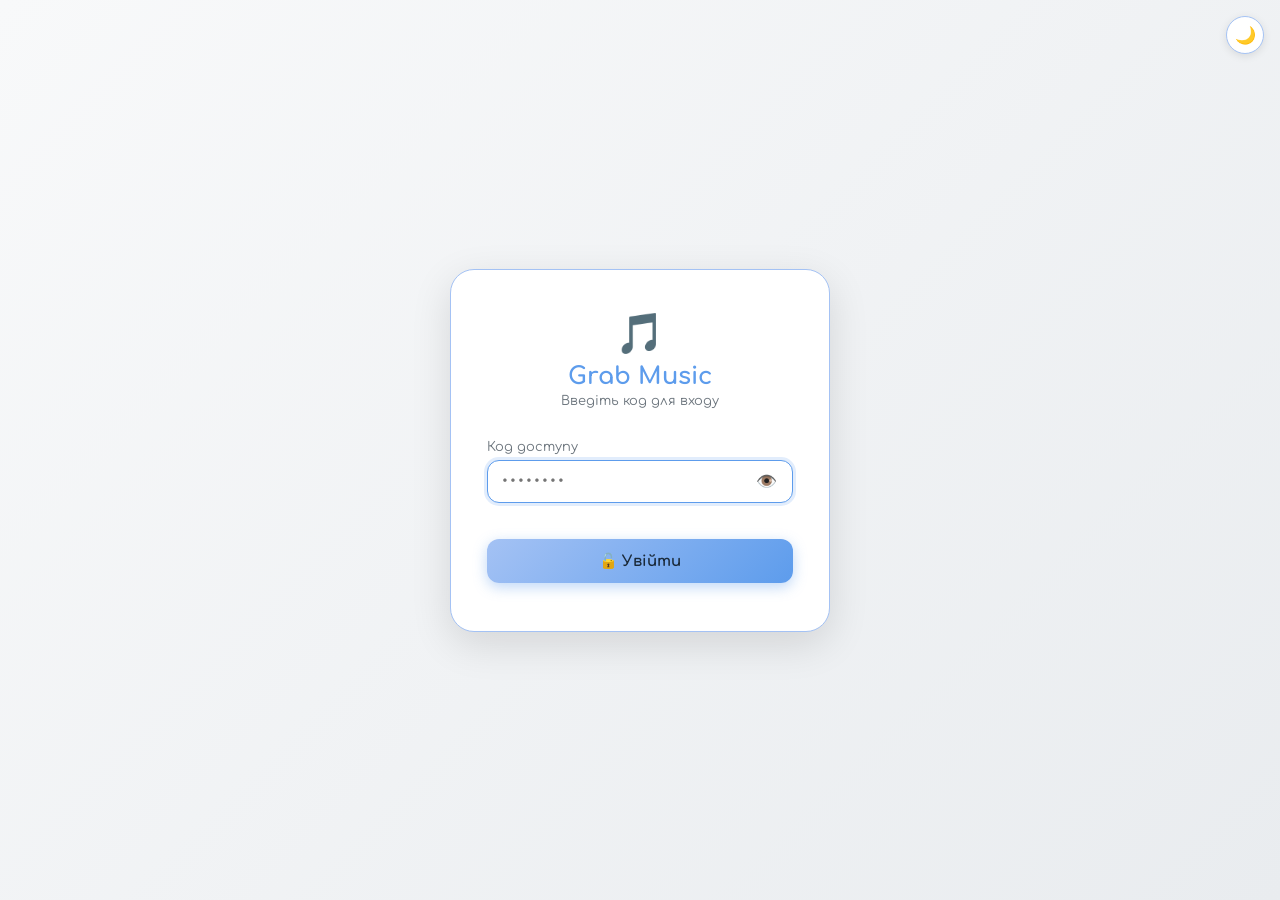
<file: index.html>
<!DOCTYPE html>
<html lang="uk">
<head>
    <meta charset="UTF-8">
    <meta name="viewport" content="width=device-width, initial-scale=1.0">
    <title>Grab music</title>
    <meta name="description" content="Безкоштовний плеєр, де можна завантажувати музику. Також є тексти пісень та можливість їх перекладу.">
    <link rel="icon" href="./favicon.png" type="image/png">
    <link rel="stylesheet" href="./visual.css">
</head>
<body>
    <button class="ultra-simple-back-btn" onclick="disableUltraSimpleMode()" title="Назад">←</button>

    <div class="top-controls">
        <div class="top-buttons">
            <a href="mailto:oleguhexa@proton.me?subject=Додати%20пісню" class="support-plus-btn" title="Підтримка">+</a>
            <a href="#" onclick="openPremiumModal(); return false;" class="support-plus-btn premium-btn" title="Premium">⭐</a>
            <button class="theme-toggle-btn" onclick="openSettings()" title="Налаштування">⚙️</button>
        </div>
        <div class="language-buttons">
            <div class="lang-buttons-row">
                <button onclick="switchLanguage('uk')" class="lang-btn active">УК</button>
                <button onclick="switchLanguage('en')" class="lang-btn">EN</button>
            </div>
        </div>
    </div>

    <div class="content">
        <h1>Grab music</h1>
        <p class="beta-badge">Бета тест</p>
        <p id="pageDescription">Візьми музику і текст</p>

        <button onclick="openModal()" class="tutorial-btn">📖 Відкрити Tutorial</button>
        <button onclick="openNews()" class="news-btn">📰 Новини <span class="news-badge" id="newsBadge">1</span></button>

        <div id="playlistsContainer" class="playlists-container"></div>

        <div class="search-section">
            <div class="search-row">
                <input type="text" id="searchInput" placeholder="Пошук пісень або тексту..." class="search-input" onkeyup="searchSongs()">
                <button class="random-btn" onclick="randomSong()" title="Випадкова пісня">🎲</button>
            </div>
            <div id="searchResults" class="search-results"></div>
        </div>

        <div class="player-section">
            <audio id="audioPlayer" playsinline webkit-playsinline preload="auto"></audio>
            <div class="custom-player">
                <div class="progress-container">
                    <span id="currentTime" class="time-label">0:00</span>
                    <input type="range" id="seekBar" class="seek-bar" value="0" max="100">
                    <span id="durationTime" class="time-label">0:00</span>
                </div>
                <div class="player-controls">
                    <button id="prevBtn" class="control-btn" title="Назад">⏮</button>
                    <button id="playPauseBtn" class="control-btn player-play-btn" title="Play/Pause"></button>
                    <button id="nextBtn" class="control-btn" title="Далі">⏭</button>
                    <button id="loopBtn" class="control-btn loop-control-btn" title="Повтор">🔁</button>
                    <button id="randomModeBtn" class="control-btn random-mode-btn" onclick="toggleRandomMode()" title="Рандомний режим" style="display:none;">🔀</button>

                    <button id="abLoopBtn" class="control-btn ab-loop-btn" onclick="toggleABLoop()" title="A→B Loop">A→B</button>
                </div>
            </div>
            <div id="nowPlaying" class="now-playing">▶ Програється:</div>
        </div>

        <div id="lyricsSection" class="lyrics-section">
            <h2 id="lyricsTitle">Текст пісні</h2>
            <pre id="lyricsContent" class="lyrics-content">Оберіть пісню, щоб побачити текст.</pre>
            <div class="translate-controls">
                <select id="translateLanguageSelect" class="translate-language-select">
                    <option value="en">🇬🇧 English</option>
                    <option value="uk">🇺🇦 Українська</option>
                    <option value="ru">🇷🇺 Русский</option>
                    <option value="pl">🇵🇱 Polski</option>
                    <option value="de">🇩🇪 Deutsch</option>
                    <option value="fr">🇫🇷 Français</option>
                    <option value="es">🇪🇸 Español</option>
                    <option value="it">🇮🇹 Italiano</option>
                    <option value="pt">🇵🇹 Português</option>
                    <option value="cs">🇨🇿 Čeština</option>
                    <option value="ja">🇯🇵 日本語</option>
                </select>
                <button id="translateButton" class="translate-btn" onclick="translateLyrics()">🌐 Перекласти</button>
            </div>
        </div>
    </div>

    <footer class="contact-footer">
        <h3 class="contact-title">📬 Зв'язатися з нами</h3>
        <div class="contact-links">
            <a href="https://t.me/ANDREW21812" target="_blank" class="contact-item contact-telegram">
                <span class="contact-icon">✈️</span> Telegram: <strong>@ANDREW21812</strong>
            </a>
            <a href="tel:+380953898152" class="contact-item contact-phone">
                <span class="contact-icon">📞</span> Телефон: <strong>+380 095 389 8152</strong>
            </a>
        </div>
        <div class="copyright-block">
            © 2025–2026 <strong>Grab Music</strong>. Усі права захищені. Несанкціоноване копіювання та розповсюдження заборонено.
        </div>
    </footer>

    <div id="news-modal" class="modal">
        <div class="modal-content">
            <span class="close" onclick="closeNews()">&times;</span>
            <h2>📰 Новини</h2>
            <div id="newsList" class="news-list"></div>
        </div>
    </div>

    <div id="tutorial-modal" class="modal">
        <div class="modal-content">
            <span class="close" onclick="closeModal()">&times;</span>
            <h2>🎵 Туторіал</h2>
            <p style="font-size:14px;color:var(--text-muted);">Просто пишіть будь-які букви у пошуку, і сайт все знайде!</p>
            <p style="font-size:13px;color:var(--text-muted);">Спробуй <strong>#ALL#</strong> щоб побачити всі пісні 🎵</p>
            <button onclick="startTour()" style="
                background:linear-gradient(135deg,#a4c2f4,#5d9cec);
                color:#1a2a3a;border:none;padding:12px 24px;
                border-radius:30px;font-weight:bold;font-size:14px;
                cursor:pointer;margin-top:12px;font-family:'Comfortaa',cursive;
                box-shadow:0 4px 14px rgba(93,156,236,0.4);
            ">🗺️ Дайте нормальний туторіал!</button>
        </div>
    </div>

    <div id="database-warning-modal" class="modal">
        <div class="modal-content">
            <span class="close" onclick="closeDatabaseWarning()">&times;</span>
            <h2>⚠️ Увага</h2>
            <p style="font-size:14px;color:var(--text-muted);line-height:1.6;">
                Тексти пісень можуть бути неідеальними або відсутніми.
                Можливі помилки в базі даних та написаннях.
                Якщо щось не так — напишіть нам, і ми виправимо.
            </p>
            <button onclick="closeDatabaseWarning()" style="
                background:linear-gradient(135deg,#f6b93b,#e55039);
                color:#1a2a3a;border:none;padding:12px 24px;
                border-radius:30px;font-weight:bold;font-size:14px;
                cursor:pointer;margin-top:12px;font-family:'Comfortaa',cursive;
                box-shadow:0 4px 14px rgba(230,80,57,0.35);
            ">Я зрозумів</button>
        </div>
    </div>

    <div id="create-playlist-modal" class="modal" data-mode="create" data-edit-id="">
        <div class="modal-content">
            <span class="close" onclick="closeCreatePlaylistModal()">&times;</span>
            <h2 id="createPlaylistModalTitle">➕ Новий плейлист</h2>
            <div style="display:flex;flex-direction:column;gap:14px;margin:20px 0;text-align:left;">
                <label style="font-size:13px;color:var(--text-muted);">
                    Назва <span style="color:#e55039;">*</span>
                    <input type="text" id="playlistNameInput" maxlength="40" placeholder="Наприклад: Дорожній настрій"
                        style="width:100%;margin-top:6px;padding:10px 12px;border-radius:8px;border:1px solid var(--border-light);background:var(--card-bg);color:var(--text-primary);font-size:14px;box-sizing:border-box;">
                </label>
                <label style="font-size:13px;color:var(--text-muted);">
                    Опис (необов'язково)
                    <input type="text" id="playlistDescInput" maxlength="80" placeholder="Короткий опис плейлиста"
                        style="width:100%;margin-top:6px;padding:10px 12px;border-radius:8px;border:1px solid var(--border-light);background:var(--card-bg);color:var(--text-primary);font-size:14px;box-sizing:border-box;">
                </label>
                <label style="font-size:13px;color:var(--text-muted);">
                    Іконка / емодзі (необов'язково)
                    <input type="text" id="playlistIconInput" maxlength="4" placeholder="🎵"
                        style="width:100%;margin-top:6px;padding:10px 12px;border-radius:8px;border:1px solid var(--border-light);background:var(--card-bg);color:var(--text-primary);font-size:14px;box-sizing:border-box;">
                </label>
                <p id="playlistFormError" style="color:#e55039;font-size:13px;margin:0;min-height:16px;"></p>
            </div>
            <button id="createPlaylistSubmitBtn" onclick="submitPlaylistForm()" style="
                width:100%;
                background:linear-gradient(135deg,#a4c2f4,#5d9cec);
                color:#1a2a3a;border:none;padding:13px;border-radius:12px;
                font-size:15px;font-weight:bold;cursor:pointer;
                font-family:'Comfortaa',cursive;
                box-shadow:0 4px 14px rgba(93,156,236,0.4);
            ">Створити</button>
        </div>
    </div>

    <div id="premium-modal" class="modal">
        <div class="modal-content">
            <span class="close" onclick="closePremiumModal()">&times;</span>
            <h2>⭐ Premium</h2>
            <p>У нас все безкоштовно 🎉<br>Преміум не потрібен!</p>
        </div>
    </div>


    <div id="settings-modal" class="modal">
        <div class="modal-content">
            <span class="close" onclick="closeSettings()">&times;</span>
            <h2>⚙️ Налаштування</h2>
            <div style="display:flex;flex-direction:column;gap:14px;margin:20px 0;text-align:left;">
                <label><input type="checkbox" id="darkThemeToggle" onchange="toggleTheme(this.checked)"> 🌙 Темна тема</label>
                <label><input type="checkbox" id="simpleModeToggle" onchange="toggleSimpleMode(this.checked)"> 🔠 Великий інтерфейс</label>
                <label><input type="checkbox" id="ultraSimpleModeToggle" onchange="toggleUltraSimpleMode(this.checked)"> ⚡ Мінімальний режим</label>
                <div>
                    <div style="display:flex;justify-content:space-between;margin-bottom:4px;">
                        <span style="font-size:13px;color:var(--text-muted);">⏩ Швидкість відтворення</span>
                        <strong id="speedLabel" style="font-size:13px;">1×</strong>
                    </div>
                    <input type="range" id="speedSlider" min="0.25" max="2" value="1" step="0.25"
                        style="width:100%;accent-color:var(--accent-color);cursor:pointer;">
                    <div style="display:flex;justify-content:space-between;font-size:11px;color:var(--text-muted);margin-top:2px;">
                        <span>0.25×</span><span>0.5×</span><span>0.75×</span><span>1×</span><span>1.25×</span><span>1.5×</span><span>1.75×</span><span>2×</span>
                    </div>
                </div>
            </div>
            <div class="thank-you-inf">
                <h6>Дякуємо всім, хто надавав нам музику, LRC та тексти. Ваша підтримка допомагає покращувати сайт.<br>
                Джерела: Тексти — Genius; Музика — YouTube Music; LRC — Lyricsify, LRCLIB.</h6>
            </div>
            <button onclick="openDonate()" style="
                width:100%;margin-top:14px;
                background:linear-gradient(135deg,#27ae60,#1e8449);
                color:#fff;border:none;padding:13px;border-radius:12px;
                font-size:15px;font-weight:bold;cursor:pointer;
                font-family:'Comfortaa',cursive;
                box-shadow:0 4px 14px rgba(39,174,96,0.4);
                transition:filter 0.2s;
            " onmouseover="this.style.filter='brightness(1.1)'" onmouseout="this.style.filter=''">
                💵 Підтримати донатом
            </button>
            <hr style="margin:18px 0;border:none;border-top:1px solid var(--border-light);">
            <label style="display:flex;align-items:center;gap:10px;cursor:pointer;padding:4px 0;">
                <input type="checkbox" id="devModeToggle" onchange="toggleDevMode(this.checked)">
                <span style="font-size:13px;">🛠️ Режим розробника</span>
            </label>
        </div>
    </div>

    <!-- Set 0 to disable the startup warning, 1 to enable it -->
    <input type="hidden" id="databaseWarningFlag" value="0">
    <script src="./java.js"></script>
</body>
</html>
</file>
<file: visual.css>
@import url('https://fonts.googleapis.com/css2?family=Caveat:wght@400;700&family=Comfortaa:wght@300;400;700&display=swap');

/* ========== КНОПКИ НАЛАШТУВАНЬ ========== */
.settings-action-btn {
    padding: 6px 12px;
    background: linear-gradient(135deg, #5d9cec, #3498db);
    color: #fff;
    border: none;
    border-radius: 6px;
    cursor: pointer;
    font-size: 13px;
    font-family: 'Comfortaa', cursive;
    transition: filter 0.2s, transform 0.1s;
}

.settings-action-btn:hover {
    filter: brightness(1.1);
    transform: translateY(-1px);
}

.settings-action-btn:active {
    transform: translateY(0);
}

body.dark-theme .settings-action-btn {
    background: linear-gradient(135deg, #4a7aa0, #2a6d9e);
}

/* ========== МІНІ-ПЛЕЄР SPOTIFY-STYLE ========== */
#mini-player-window {
    position: fixed;
    bottom: 20px;
    right: 20px;
    z-index: 9999;
    animation: slideIn 0.3s ease-out;
}

@keyframes slideIn {
    from {
        transform: translateX(400px) translateY(100px);
        opacity: 0;
    }
    to {
        transform: translateX(0) translateY(0);
        opacity: 1;
    }
}

.mini-player-content {
    width: 280px;
    background: linear-gradient(135deg, var(--card-bg) 0%, rgba(255, 255, 255, 0.95) 100%);
    border: 2px solid var(--card-border);
    border-radius: 16px;
    overflow: hidden;
    box-shadow: 0 10px 40px rgba(0, 0, 0, 0.2);
    display: flex;
    flex-direction: column;
    gap: 12px;
    padding: 12px;
    font-family: 'Comfortaa', cursive;
}

body.dark-theme .mini-player-content {
    background: linear-gradient(135deg, #2a3e4e 0%, #1e2f3e 100%);
    border-color: #7aafd4;
    box-shadow: 0 10px 40px rgba(0, 0, 0, 0.5);
}

.mini-player-cover {
    width: 100%;
    height: auto;
    aspect-ratio: 1;
    border-radius: 12px;
    object-fit: cover;
    box-shadow: 0 4px 12px rgba(0, 0, 0, 0.15);
}

.mini-player-info {
    text-align: center;
    flex: 1;
}

.mini-player-info h4 {
    margin: 0;
    font-size: 14px;
    font-weight: 700;
    color: var(--text-primary);
    line-height: 1.3;
}

.mini-player-info p {
    margin: 4px 0 0;
    font-size: 12px;
    color: var(--text-muted);
    line-height: 1.2;
}

.mini-player-controls {
    display: flex;
    justify-content: center;
    gap: 8px;
}

.mini-btn {
    width: 36px;
    height: 36px;
    border: none;
    border-radius: 50%;
    background: var(--accent-color);
    color: #fff;
    font-size: 14px;
    cursor: pointer;
    transition: background 0.2s, transform 0.1s;
    display: flex;
    align-items: center;
    justify-content: center;
}

body.dark-theme .mini-btn {
    background: var(--accent-dark);
}

.mini-btn:hover {
    filter: brightness(1.15);
    transform: scale(1.05);
}

.mini-btn:active {
    transform: scale(0.95);
}

.mini-close-btn {
    position: absolute;
    top: 4px;
    right: 4px;
    width: 28px;
    height: 28px;
    border: none;
    border-radius: 50%;
    background: rgba(0, 0, 0, 0.6);
    color: #fff;
    font-size: 20px;
    cursor: pointer;
    transition: background 0.2s;
    display: flex;
    align-items: center;
    justify-content: center;
    padding: 0;
    line-height: 1;
}

.mini-close-btn:hover {
    background: rgba(0, 0, 0, 0.8);
}

/* ========== МІНІ-ПЛЕЄР ========== */
:root {
    --bg-gradient-start: #f8f9fa;
    --bg-gradient-end: #e9ecef;
    --text-primary: #333333;
    --text-secondary: #5d9cec;
    --text-muted: #6c757d;
    --card-bg: #ffffff;
    --card-border: #a4c2f4;
    --player-bg: linear-gradient(135deg, #ffffff 0%, #f0f4ff 100%);
    --lyrics-bg: linear-gradient(135deg, #ffffff 0%, #f8fbff 100%);
    --accent-color: #a4c2f4;
    --accent-dark: #5d9cec;
    --btn-play: linear-gradient(135deg, #a4c2f4 0%, #5d9cec 100%);
    --btn-download: linear-gradient(135deg, #4caf50 0%, #45a049 100%);
    --like-border: #e74c3c;
    --search-bg: #ffffff;
    --search-text: #333333;
    --search-placeholder: #a4c2f4;
    --shadow: rgba(0, 0, 0, 0.08);
    --modal-bg: #fefefe;
    --modal-text: #333333;
    --border-light: #e0e0e0;
    --icon-color: #333333;
    --results-bg: transparent;
    --playlist-title-color: #1e2f3e;
}

/* ========== ТЕМНА ТЕМА ========== */
body.dark-theme {
    --bg-gradient-start: #1a2a3a;
    --bg-gradient-end: #0f1a24;
    --text-primary: #f0f0f0;
    --text-secondary: #c0e0ff;
    --text-muted: #d0e0f0;
    --card-bg: #1e2f3e;
    --card-border: #7aafd4;
    --player-bg: linear-gradient(135deg, #3a5a74 0%, #2a6d9e 100%);
    --lyrics-bg: linear-gradient(135deg, #1e2f3e 0%, #1a2a3a 100%);
    --accent-color: #8ab8d8;
    --accent-dark: #4a7aa0;
    --btn-play: linear-gradient(135deg, #5d8bb8 0%, #3a6b9e 100%);
    --btn-download: linear-gradient(135deg, #2e7d32 0%, #1b5e20 100%);
    --like-border: #ff8a8a;
    --search-bg: #2a3e4e;
    --search-text: #ffffff;
    --search-placeholder: #c0e0ff;
    --shadow: rgba(0, 0, 0, 0.5);
    --modal-bg: #2c3e44;
    --modal-text: #f0f0f0;
    --border-light: #2c3e44;
    --icon-color: #ffffff;
    --results-bg: rgba(30, 47, 62, 0.7);
    --playlist-title-color: #ffffff;
}

body {
    margin: 0;
    padding: 20px;
    background: linear-gradient(135deg, var(--bg-gradient-start) 0%, var(--bg-gradient-end) 100%);
    min-height: 100vh;
    color: var(--text-primary);
    font-family: 'Segoe UI', Roboto, 'Helvetica Neue', sans-serif;
    transition: background 0.3s, color 0.2s, transform 0.04s ease;
    will-change: transform;
    display: flex;
    flex-direction: column;
}

/* ========== МОДАЛЬНІ ВІКНА ========== */
.modal {
    display: none;
    position: fixed !important;
    z-index: 10000;
    top: 0 !important;
    left: 0 !important;
    right: 0 !important;
    bottom: 0 !important;
    width: 100vw !important;
    height: 100vh !important;
    background-color: rgba(0,0,0,0.8);
    flex-direction: row !important;
    align-items: center !important;
    justify-content: center !important;
    box-sizing: border-box;
    flex: none !important;
    transform: none !important;
}
.modal.open {
    display: flex !important;
    position: fixed !important;
    top: 0 !important;
    left: 0 !important;
    width: 100vw !important;
    height: 100vh !important;
    flex-direction: row !important;
    align-items: center !important;
    justify-content: center !important;
    flex: none !important;
    transform: none !important;
    overscroll-behavior: contain;
    touch-action: auto;
}
.modal-content {
    background-color: var(--modal-bg);
    padding: 20px;
    border: 1px solid var(--border-light);
    width: 88%;
    max-width: 500px;
    max-height: 85vh;
    overflow-y: auto;
    -webkit-overflow-scrolling: touch;
    overscroll-behavior: contain;
    border-radius: 15px;
    text-align: center;
    color: var(--modal-text);
    position: relative;
    box-shadow: 0 4px 20px rgba(0,0,0,0.3);
    box-sizing: border-box;
}
.modal-content h2 { color: var(--accent-color); margin-top: 0; }
.modal-content .close {
    color: var(--text-muted);
    position: absolute;
    right: 20px;
    top: 15px;
    font-size: 28px;
    font-weight: bold;
    cursor: pointer;
}
.modal-content .close:hover { color: var(--accent-color); }

/* ========== КАСТОМНИЙ ПЛЕЄР ========== */
.custom-player {
    width: 100%;
    max-width: 400px;
    margin: 15px auto 0;
    background: rgba(0,0,0,0.04);
    border-radius: 6px;
    padding: 12px 20px;
    box-sizing: border-box;
}
body.dark-theme .custom-player { background: rgba(0,0,0,0.3); }
.progress-container { display: flex; align-items: center; gap: 12px; margin-bottom: 12px; }
.time-label { font-size: 13px; font-weight: bold; color: var(--text-primary); min-width: 40px; text-align: center; }
.seek-bar {
    flex: 1;
    height: 4px;
    -webkit-appearance: none;
    appearance: none;
    background: rgba(164,194,244,0.25);
    border-radius: 5px;
    cursor: pointer;
    transition: height 0.15s;
}
.seek-bar:hover { height: 6px; }
.seek-bar::-webkit-slider-thumb {
    -webkit-appearance: none;
    width: 14px;
    height: 14px;
    background: var(--accent-dark);
    border-radius: 50%;
    cursor: pointer;
    box-shadow: 0 1px 4px rgba(0,0,0,0.3);
}
.seek-bar::-moz-range-thumb {
    width: 14px;
    height: 14px;
    background: var(--accent-dark);
    border-radius: 50%;
    cursor: pointer;
    border: none;
}
.player-controls { display: flex; justify-content: center; align-items: center; gap: 20px; }
.control-btn {
    background: transparent;
    border: none;
    font-size: 28px;
    cursor: pointer;
    color: var(--accent-dark);
    transition: transform 0.1s;
    padding: 5px 10px;
    border-radius: 6px;
}
.control-btn:hover { transform: scale(1.05); color: var(--accent-color); }
.player-play-btn {
    font-size: 24px;
    line-height: 1;
    background: var(--accent-color);
    color: #1a2a3a;
    width: 58px;
    height: 58px;
    border-radius: 50%;
    box-shadow: 0 2px 8px rgba(0,0,0,0.15);
    display: inline-flex;
    align-items: center;
    justify-content: center;
    padding: 0;
    padding-left: 3px;
    border: none;
    cursor: pointer;
}
.player-play-btn:hover { transform: scale(1.08); }
body.dark-theme .player-play-btn { background: #4a7aa0; color: white; }
.loop-control-btn.active,
.random-mode-btn.active {
    background: var(--accent-color);
    color: #1a2a3a;
    border-radius: 6px;
}
body.dark-theme .loop-control-btn.active,
body.dark-theme .random-mode-btn.active { background: #4a7aa0; color: white; }

/* ========== ПЛЕЙЛИСТИ ========== */
.playlist-item {
    margin: 12px 0;
    background: linear-gradient(135deg, var(--accent-color) 0%, var(--accent-dark) 100%);
    border-radius: 12px;
    overflow: hidden;
}
.playlist-header {
    display: flex;
    align-items: center;
    gap: 16px;
    padding: 18px 20px;
    cursor: pointer;
    user-select: none;
}
.playlist-info { flex: 1; text-align: left; color: white; }
.playlist-item h3 {
    font-family: 'Comfortaa', cursive;
    font-size: 1.3rem;
    font-weight: 700;
    margin: 0 0 4px 0;
}
.playlist-item p { font-size: 0.85rem; margin-bottom: 4px; }
.playlist-item h3, .playlist-item p, .playlist-item small {
    color: #ffffff !important;
    text-shadow: 0 1px 1px rgba(0,0,0,0.15);
}
.playlist-header-btns {
    display: flex;
    flex-direction: column;
    gap: 8px;
    align-items: flex-end;
    flex-shrink: 0;
}
.view-btn, .back-btn, .play-all-btn {
    padding: 8px 14px;
    background: white;
    color: var(--accent-dark);
    border: none;
    border-radius: 8px;
    cursor: pointer;
    font-weight: bold;
    font-size: 13px;
    white-space: nowrap;
}
.back-btn { background: var(--accent-color); color: #1a2a3a; }
.play-all-btn { background: rgba(255,255,255,0.2); color: #ffffff; border: 1px solid rgba(255,255,255,0.5); }
.play-all-btn:hover { background: rgba(255,255,255,0.35); }
.playlist-toggle-btn { display: inline-flex; align-items: center; gap: 6px; transition: background 0.2s; }
.playlist-toggle-btn.active { background: rgba(255,255,255,0.15); color: #ffffff; }
.toggle-arrow { font-size: 11px; display: inline-block; }

.playlist-dropdown {
    background: linear-gradient(135deg, var(--accent-color) 0%, var(--accent-dark) 100%);
    border-top: 2px solid rgba(255,255,255,0.25);
    padding: 10px 14px 14px;
    animation: dropdownOpen 0.2s ease;
}
@keyframes dropdownOpen {
    from { opacity: 0; transform: translateY(-6px); }
    to   { opacity: 1; transform: translateY(0); }
}
.playlist-dropdown .result-item {
    margin: 8px 0;
    background: rgba(255,255,255,0.15);
    border-left-color: rgba(255,255,255,0.6);
    box-shadow: none;
}
.playlist-dropdown .result-info h3 { color: #ffffff !important; font-size: 15px; margin: 0 0 4px 0; }
.playlist-dropdown .result-info p { color: rgba(255,255,255,0.85) !important; font-size: 13px; margin: 0; }
body.dark-theme .playlist-dropdown .result-item { background: rgba(0,0,0,0.2); border-left-color: rgba(255,255,255,0.3); }

.playlist-item-pinned { width: 100%; }
.playlist-item-pinned .playlist-info { max-width: 58%; }
.playlist-item-pinned .playlist-header-btns { min-width: 180px; }
.playlist-item-other-list .playlist-header { align-items: center; justify-content: space-between; }
.playlist-item-custom-list .playlist-header {
    align-items: center;
    justify-content: space-between;
    flex-wrap: nowrap;
    gap: 12px;
}
.playlist-item-custom-list .playlist-info {
    max-width: calc(100% - 130px);
    width: auto;
    flex: 1 1 auto;
}
.playlist-item-custom-list .playlist-info small {
    opacity: 0.95;
    display: block;
    margin-top: 4px;
}
.playlist-item-custom-list .playlist-header-btns {
    min-width: unset;
    width: auto;
    display: flex;
    flex-direction: row;
    align-items: center;
    justify-content: flex-end;
    gap: 10px;
}
.playlist-item-custom-list .playlist-header-btns .view-btn {
    width: auto;
    justify-content: center;
}
.playlist-item-custom-list .playlist-buttons-col {
    display: flex;
    flex-direction: column;
    gap: 8px;
    flex: 0 0 auto;
    min-width: 0;
}
.playlist-item-custom-list .playlist-buttons-col .view-btn,
.playlist-item-custom-list .playlist-buttons-col .play-all-btn {
    width: auto;
}
.playlist-item-custom-list .playlist-actions-col {
    display: flex;
    flex-direction: column;
    gap: 4px;
    align-items: center;
    justify-content: center;
    flex-shrink: 0;
}
.playlist-item-custom-list .playlist-edit-btn,
.playlist-item-custom-list .playlist-delete-btn {
    font-size: 20px;
    padding: 8px;
}
.other-playlists-group .playlist-info p,
.other-playlists-group .playlist-info small { display: none; }
.other-playlists-dropdown { display: grid; gap: 10px; }
.playlist-item-compact {
    margin: 8px 0 0;
    background: rgba(255,255,255,0.14);
    border: 1px solid rgba(255,255,255,0.18);
}
.playlist-item-compact .playlist-header { padding: 14px 16px; }
.playlist-item-compact .playlist-info { max-width: 62%; }
.playlist-item-compact .playlist-header-btns { min-width: 170px; }

/* ========== РЕЗУЛЬТАТИ ПОШУКУ ========== */
.result-item {
    display: flex;
    align-items: flex-start;
    gap: 16px;
    padding: 20px;
    margin: 16px 0;
    background: var(--card-bg);
    border-left: 5px solid var(--card-border);
    border-radius: 6px;
    box-shadow: 0 6px 12px var(--shadow);
}
.song-image { width: 80px; height: 80px; border-radius: 6px; object-fit: cover; }
.result-info { flex: 1; text-align: left; min-width: 0; overflow: hidden; }
.result-info h3 {
    font-size: 15px; font-weight: 600; color: var(--text-primary);
    margin: 0 0 4px 0; white-space: nowrap; overflow: hidden; text-overflow: ellipsis;
}
.result-info p {
    font-size: 13px; color: var(--text-muted); margin: 0;
    white-space: nowrap; overflow: hidden; text-overflow: ellipsis;
    font-family: 'Segoe UI', Roboto, sans-serif;
}
.result-buttons { display: flex; flex-direction: column; gap: 8px; min-width: 130px; }

/* ========== КНОПКИ ========== */
.result-buttons .play-btn,
.result-buttons .download-btn,
.result-buttons .like-btn {
    font-family: 'Segoe UI', Roboto, 'Helvetica Neue', sans-serif;
    font-size: 14px; font-weight: 600; border-radius: 10px; cursor: pointer;
    transition: transform 0.15s ease, filter 0.15s ease, box-shadow 0.15s ease;
    width: 100%; box-sizing: border-box; text-align: center;
    display: inline-flex; align-items: center; justify-content: center;
    gap: 6px; white-space: nowrap; letter-spacing: 0.3px;
}
.result-buttons .play-btn {
    background: linear-gradient(135deg, #43c95a 0%, #1e8c35 100%);
    color: #ffffff; border: none; padding: 11px 14px;
    box-shadow: 0 3px 10px rgba(30, 140, 53, 0.35);
    width: 100%; height: auto; border-radius: 10px; font-size: 14px;
}
.result-buttons .play-btn:hover { transform: translateY(-2px); box-shadow: 0 6px 16px rgba(30,140,53,0.45); filter: brightness(1.07); }
.result-buttons .play-btn:active { transform: translateY(1px); }
.result-buttons .download-btn {
    background: linear-gradient(135deg, #3b9fef 0%, #1260b5 100%);
    color: #ffffff; border: none; padding: 11px 14px;
    box-shadow: 0 3px 10px rgba(18, 96, 181, 0.35);
}
.result-buttons .download-btn:hover { transform: translateY(-2px); box-shadow: 0 6px 16px rgba(18,96,181,0.45); filter: brightness(1.07); }
.result-buttons .download-btn:active { transform: translateY(1px); }
.result-buttons .like-btn {
    background: transparent; border: 2px solid #e74c3c; color: #e74c3c;
    padding: 9px 14px; font-size: 16px; border-radius: 10px; width: 100%; height: auto;
}
.result-buttons .like-btn:hover { background: rgba(231,76,60,0.08); border-color: #c0392b; transform: scale(1.03); box-shadow: 0 3px 10px rgba(231,76,60,0.2); }
.result-buttons .like-btn:active { transform: scale(0.97); }
.result-buttons .like-btn.liked {
    background: linear-gradient(135deg, #e74c3c 0%, #c0392b 100%);
    color: #ffffff; border-color: transparent; box-shadow: 0 3px 10px rgba(231,76,60,0.45);
}
.result-buttons .like-btn.liked:hover { filter: brightness(1.08); box-shadow: 0 6px 16px rgba(231,76,60,0.5); }
body.dark-theme .result-buttons .play-btn { background: linear-gradient(135deg, #3ab854 0%, #176b2a 100%); box-shadow: 0 3px 10px rgba(30,140,53,0.5); }
body.dark-theme .result-buttons .download-btn { background: linear-gradient(135deg, #2e8de0 0%, #0d4f9e 100%); box-shadow: 0 3px 10px rgba(18,96,181,0.5); }
body.dark-theme .result-buttons .like-btn { border-color: #ff7070; color: #ff7070; }
body.dark-theme .result-buttons .like-btn.liked { background: linear-gradient(135deg, #e74c3c 0%, #a93226 100%); border-color: transparent; color: #ffffff; }
.result-buttons .play-btn.disabled,
.result-buttons .download-btn.disabled,
.result-buttons .like-btn.disabled { opacity: 0.45; cursor: not-allowed; pointer-events: none; transform: none !important; filter: none !important; box-shadow: none !important; }

/* --- Share --- */
.result-buttons .share-btn {
    background: linear-gradient(135deg, #f39c12 0%, #e67e22 100%);
    color: #ffffff; border: none; padding: 9px 14px; font-size: 15px;
    border-radius: 10px; cursor: pointer; width: 100%;
    display: inline-flex; align-items: center; justify-content: center;
    font-weight: 600; box-shadow: 0 3px 10px rgba(230,126,34,0.35);
    transition: transform 0.15s, filter 0.15s;
}
.result-buttons .share-btn:hover { transform: translateY(-2px); filter: brightness(1.08); }
.result-buttons .share-btn:active { transform: translateY(1px); }

/* ========== ІНШІ ========== */
.top-controls {
    display: flex; justify-content: space-between; align-items: flex-start;
    max-width: 900px; width: 100%; margin: 0 auto 10px auto;
    box-sizing: border-box; flex-shrink: 0;
}
.top-buttons { display: flex; gap: 10px; align-items: center; }
.lang-buttons-row { display: flex; gap: 10px; justify-content: center; }
.lang-btn {
    font-family: 'Comfortaa', cursive; font-size: 16px; padding: 10px 18px;
    border: 2px solid var(--accent-color); background: transparent;
    color: var(--accent-color); border-radius: 6px; cursor: pointer; font-weight: bold;
}
.lang-btn:hover, .lang-btn.active { background: var(--accent-color); color: #1a2a3a; }
.theme-toggle-btn {
    font-size: 24px; padding: 10px 15px; border: 2px solid var(--accent-color);
    background: transparent; color: var(--icon-color); border-radius: 6px; cursor: pointer;
}
.content { text-align: center; max-width: 600px; margin: 0 auto; flex: 1; width: 100%; box-sizing: border-box; }
.support-plus-btn {
    width: 56px; height: 56px; border-radius: 50%;
    background: linear-gradient(135deg, var(--accent-color) 0%, var(--accent-dark) 100%);
    color: white; text-decoration: none; font-size: 34px;
    display: inline-flex; align-items: center; justify-content: center;
    box-shadow: 0 6px 14px rgba(0,0,0,0.2);
}
.beta-badge { font-family: 'Caveat', cursive; font-size: 55px; color: #ff6b81; margin: 0 0 6px 0; }
h1 { font-family: 'Caveat', cursive; font-size: 75px; color: var(--accent-color); margin: 0 0 10px 0; }
p { font-family: 'Comfortaa', cursive; font-size: 30px; color: var(--text-primary); margin: 0 0 40px 0; }
.search-section { margin-top: 40px; }
.search-row { display: flex; align-items: center; gap: 10px; justify-content: center; max-width: 460px; margin: 0 auto; }
.playlists-container { margin-top: 30px; display: grid; grid-template-columns: 1fr; gap: 14px; max-width: 600px; margin-left: auto; margin-right: auto; width: 100%; box-sizing: border-box; }
.search-input {
    width: 100%; max-width: 400px; padding: 14px 18px; font-size: 16px;
    border: 2px solid var(--accent-color); border-radius: 6px;
    background: var(--search-bg); color: var(--search-text); box-sizing: border-box;
}
.search-results { margin-top: 20px; max-width: 500px; margin-left: auto; margin-right: auto; width: 100%; box-sizing: border-box; }
.player-section {
    margin-top: 50px; padding: 30px; background: var(--player-bg);
    border-radius: 6px; box-shadow: 0 8px 20px var(--shadow);
    border-top: 6px solid var(--accent-color); border-bottom: 3px solid var(--accent-dark);
}
.tutorial-btn {
    background: linear-gradient(135deg, #ff6b6b, #ff8e8e); color: white;
    border: none; padding: 10px 24px; border-radius: 6px; font-weight: bold;
    cursor: pointer; margin-bottom: 20px;
}
.now-playing {
    margin-top: 18px; padding: 12px 20px; background: rgba(0,0,0,0.05);
    border-radius: 6px; border-left: 4px solid var(--accent-color);
    display: flex; align-items: center; justify-content: center; gap: 12px; flex-wrap: wrap;
}
.player-image { width: 48px; height: 48px; border-radius: 6px; object-fit: cover; }
.lyrics-section {
    margin-top: 28px; padding: 24px; background: var(--lyrics-bg);
    border-radius: 6px; text-align: left; border-left: 5px solid var(--accent-color);
}
.lyrics-section h2 { font-family: 'Comfortaa', cursive; font-size: 22px; text-align: center; margin-bottom: 16px; color: var(--text-primary); }
.lyrics-buttons {
    display: flex; gap: 10px; justify-content: center; margin-bottom: 16px;
    border-bottom: 2px solid var(--border-light); padding-bottom: 12px;
}
.lyrics-tab-btn { padding: 10px 18px; border: none; background: transparent; color: var(--text-muted); font-weight: bold; cursor: pointer; position: relative; }
.lyrics-tab-btn.active { color: var(--accent-color); }
.lyrics-tab-btn.active::after {
    content: ''; position: absolute; bottom: -12px; left: 0; right: 0; height: 3px;
    background: linear-gradient(135deg, var(--accent-color) 0%, var(--accent-dark) 100%);
}
.lyrics-content {
    font-size: 15px; line-height: 2; background: rgba(0,0,0,0.05);
    border-radius: 6px; padding: 16px; max-height: 400px; overflow-y: auto; white-space: pre-wrap;
}
.lrc-line { padding: 8px 0; color: var(--text-muted); cursor: pointer; border-radius: 4px; padding-left: 6px; transition: background 0.15s, color 0.15s; }
.lrc-line:hover { background: rgba(164,194,244,0.15); color: var(--text-primary); }
.lrc-line.active { color: var(--accent-color); font-weight: bold; font-size: 16px; background: rgba(164,194,244,0.1); }

/* ========== ПЕРЕКЛАД ========== */
.translate-controls {
    display: flex; align-items: center; justify-content: center;
    gap: 12px; margin-top: 18px; flex-wrap: wrap;
}
.translate-language-select {
    appearance: none; -webkit-appearance: none;
    background-color: var(--card-bg); color: var(--text-primary);
    border: 2px solid var(--accent-color); border-radius: 30px;
    padding: 10px 38px 10px 20px; font-size: 14px;
    font-family: 'Segoe UI', Roboto, sans-serif; font-weight: 700;
    cursor: pointer; outline: none; transition: all 0.2s ease;
    background-image: url("data:image/svg+xml,%3Csvg xmlns='http://www.w3.org/2000/svg' width='12' height='8' viewBox='0 0 12 8'%3E%3Cpath d='M1 1l5 5 5-5' stroke='%235d9cec' stroke-width='2' fill='none' stroke-linecap='round'/%3E%3C/svg%3E");
    background-repeat: no-repeat; background-position: right 16px center;
    box-shadow: 0 3px 8px var(--shadow); min-width: 150px;
}
/* На мобільних — нативний select (iOS Safari не підтримує кастомний) */
@media (max-width: 768px) {
    .translate-language-select {
        -webkit-appearance: auto;
        appearance: auto;
        background-image: none;
        padding: 12px 16px;
        border-radius: 12px;
        font-size: 15px;
        min-width: 0;
    }
}
.translate-language-select:hover { border-color: var(--accent-dark); transform: translateY(-2px); box-shadow: 0 5px 12px var(--shadow); }
.translate-language-select:focus { border-color: var(--accent-dark); box-shadow: 0 0 0 3px rgba(93,156,236,0.25); }
body.dark-theme .translate-language-select {
    background-image: url("data:image/svg+xml,%3Csvg xmlns='http://www.w3.org/2000/svg' width='12' height='8' viewBox='0 0 12 8'%3E%3Cpath d='M1 1l5 5 5-5' stroke='%238ab8d8' stroke-width='2' fill='none' stroke-linecap='round'/%3E%3C/svg%3E");
}
.translate-btn {
    background: linear-gradient(135deg, #34a853, #0f9d58); color: white;
    border: none; padding: 11px 24px; border-radius: 30px; font-weight: bold;
    font-size: 14px; cursor: pointer; transition: all 0.2s ease;
    box-shadow: 0 3px 8px rgba(15,157,88,0.3);
}
.translate-btn:hover { transform: translateY(-2px); box-shadow: 0 5px 12px rgba(15,157,88,0.4); filter: brightness(1.05); }
.translate-btn:active { transform: translateY(1px); }
.translate-btn:disabled { opacity: 0.6; cursor: not-allowed; transform: none; box-shadow: none; }

/* ========== КНОПКА ПОКАЗАТИ ОРИГІНАЛ ========== */
.show-original-btn {
    background: transparent;
    color: var(--accent-dark);
    border: 2px solid var(--accent-color);
    padding: 9px 20px;
    border-radius: 30px;
    font-size: 13px;
    font-weight: bold;
    cursor: pointer;
    display: inline-flex;
    align-items: center;
    gap: 6px;
    transition: all 0.2s ease;
}
.show-original-btn:hover {
    background: var(--accent-color);
    color: #1a2a3a;
    transform: translateY(-1px);
}

.original-lyrics, .translated-lyrics {
    background: rgba(0,0,0,0.05); padding: 12px; border-radius: 8px;
    margin-top: 12px; white-space: pre-wrap; font-size: 14px; line-height: 1.6;
}
body.dark-theme .original-lyrics, body.dark-theme .translated-lyrics { background: rgba(255,255,255,0.1); }

/* ========== ПРОСТИЙ РЕЖИМ ========== */
body.simple-mode h1 { font-size: 90px; }
body.simple-mode .beta-badge { font-size: 65px; }
body.simple-mode p { font-size: 36px; }
body.simple-mode .search-input { font-size: 20px; padding: 18px 22px; max-width: 480px; }
body.simple-mode .result-info h3 { font-size: 19px; }
body.simple-mode .result-info p  { font-size: 16px; }
body.simple-mode .result-buttons .play-btn,
body.simple-mode .result-buttons .download-btn { font-size: 17px; padding: 14px 18px; }
body.simple-mode .result-buttons .like-btn { font-size: 20px; padding: 13px 16px; }
body.simple-mode .song-image { width: 90px; height: 90px; }
body.simple-mode .player-play-btn { width: 66px; height: 66px; font-size: 28px; }
body.simple-mode .control-btn { font-size: 34px; }
body.simple-mode .time-label { font-size: 16px; }
body.simple-mode .lang-btn { font-size: 19px; padding: 12px 22px; }
body.simple-mode .theme-toggle-btn { font-size: 28px; padding: 12px 18px; }
body.simple-mode .support-plus-btn { width: 64px; height: 64px; font-size: 40px; }
body.simple-mode .tutorial-btn { font-size: 18px; padding: 14px 28px; }
body.simple-mode .lyrics-content { font-size: 18px; line-height: 2.2; }
body.simple-mode .lyrics-tab-btn { font-size: 17px; padding: 12px 22px; }
body.simple-mode .now-playing { font-size: 17px; }

/* ========== ДУЖЕ ПРОСТИЙ РЕЖИМ ========== */
body.ultra-simple-mode .top-controls,
body.ultra-simple-mode .content > h1,
body.ultra-simple-mode .content > .beta-badge,
body.ultra-simple-mode #pageDescription,
body.ultra-simple-mode .tutorial-btn,
body.ultra-simple-mode .news-btn,
body.ultra-simple-mode #playlistsContainer,
body.ultra-simple-mode #lyricsSection,
body.ultra-simple-mode .contact-footer { display: none !important; }
body.ultra-simple-mode {
    padding: 0; display: flex; flex-direction: column;
    align-items: center; justify-content: center; min-height: 100vh;
}
body.ultra-simple-mode .content {
    max-width: 520px; width: 100%; padding: 20px 16px;
    box-sizing: border-box; display: flex; flex-direction: column; align-items: center;
}
body.ultra-simple-mode .search-section { margin-top: 0; width: 100%; text-align: center; }
body.ultra-simple-mode .search-input { max-width: 100%; width: 100%; font-size: 18px; padding: 16px 18px; }
body.ultra-simple-mode .search-results { max-width: 100%; width: 100%; }
body.ultra-simple-mode .result-item { padding: 14px; gap: 12px; }
body.ultra-simple-mode .result-info h3 { font-size: 17px; }
body.ultra-simple-mode .result-info p  { font-size: 14px; }
body.ultra-simple-mode .result-buttons .play-btn,
body.ultra-simple-mode .result-buttons .download-btn { font-size: 16px; padding: 13px 14px; }
body.ultra-simple-mode .result-buttons .like-btn { font-size: 18px; }
body.ultra-simple-mode .player-section { margin-top: 16px; padding: 16px 12px; width: 100%; box-sizing: border-box; }
body.ultra-simple-mode .player-play-btn { width: 62px; height: 62px; }
body.ultra-simple-mode .control-btn { font-size: 30px; }
body.ultra-simple-mode .now-playing { font-size: 15px; }

.ultra-simple-back-btn {
    display: none; position: fixed; top: 12px; left: 12px; z-index: 9999;
    background: var(--accent-color); color: #1a2a3a; border: none; border-radius: 50%;
    width: 48px; height: 48px; font-size: 22px; cursor: pointer;
    box-shadow: 0 3px 10px rgba(0,0,0,0.2); align-items: center; justify-content: center;
}
body.ultra-simple-mode .ultra-simple-back-btn { display: flex; }

/* ========== КНОПКИ КУБИК І НОВИНИ ========== */
.random-btn {
    background: linear-gradient(135deg, #a855f7 0%, #7c3aed 100%);
    color: white; border: none; width: 44px; height: 44px; border-radius: 10px;
    font-size: 22px; cursor: pointer; display: inline-flex; align-items: center;
    justify-content: center; box-shadow: 0 3px 10px rgba(124,58,237,0.35);
    transition: transform 0.15s, filter 0.15s; flex-shrink: 0;
}
.random-btn:hover { transform: translateY(-2px) rotate(20deg); filter: brightness(1.1); }
.random-btn:active { transform: scale(0.93); }
.random-highlight { border-left-color: #a855f7 !important; animation: randomPop 0.35s ease; }
@keyframes randomPop {
    0%   { transform: scale(0.95); opacity: 0.5; }
    60%  { transform: scale(1.03); }
    100% { transform: scale(1);    opacity: 1; }
}

.news-btn {
    background: linear-gradient(135deg, #ff6b81 0%, #c0392b 100%); color: white;
    border: none; padding: 10px 20px; border-radius: 8px; font-weight: bold;
    font-size: 15px; cursor: pointer; margin-bottom: 20px;
    display: inline-flex; align-items: center; gap: 7px;
    box-shadow: 0 3px 10px rgba(192,57,43,0.3); transition: transform 0.15s, filter 0.15s;
}
.news-btn:hover { transform: translateY(-2px); filter: brightness(1.08); }
.news-btn .news-badge {
    background: white; color: #c0392b; border-radius: 50%;
    width: 20px; height: 20px; font-size: 12px; font-weight: bold;
    display: inline-flex; align-items: center; justify-content: center;
}

/* ========== НОВИНИ ========== */
#news-modal .modal-content { max-width: 560px; text-align: left; padding: 24px; }
#news-modal .modal-content h2 { text-align: center; margin-bottom: 20px; }
.news-list { display: flex; flex-direction: column; gap: 16px; max-height: 70vh; overflow-y: auto; }
.news-card {
    background: var(--bg-gradient-end); border-radius: 12px; padding: 18px 20px;
    border-left: 4px solid var(--accent-dark); cursor: pointer; transition: transform 0.15s, box-shadow 0.15s;
}
.news-card:hover { transform: translateY(-2px); box-shadow: 0 6px 16px var(--shadow); }
.news-card-header { display: flex; align-items: center; gap: 10px; margin-bottom: 8px; flex-wrap: wrap; }
.news-tag { background: var(--accent-color); color: #1a2a3a; font-size: 11px; font-weight: bold; padding: 3px 10px; border-radius: 20px; white-space: nowrap; }
.news-date { font-size: 12px; color: var(--text-muted); }
.news-card h3 { font-size: 16px; font-weight: 700; color: var(--text-primary); margin: 0 0 8px 0; font-family: 'Comfortaa', cursive; }
.news-card p { font-size: 13px; color: var(--text-muted); margin: 0; line-height: 1.6; font-family: 'Segoe UI', Roboto, sans-serif; white-space: pre-wrap; }
.news-empty { text-align: center; color: var(--text-muted); padding: 30px; font-size: 15px; }

/* ========== НЕ ЗНАЙДЕНО ========== */
.no-results { font-family: 'Comfortaa', cursive; font-size: 15px; color: var(--text-muted); text-align: center; padding: 20px; margin: 0; }

/* ========== ФУТЕР ========== */
.contact-footer {
    max-width: 600px; width: 100%; margin: auto auto 0;
    padding: 50px 20px 30px; text-align: center; box-sizing: border-box;
    border-top: 1px solid var(--border-light);
}
.contact-title { font-family: 'Comfortaa', cursive; font-size: 16px; font-weight: 700; color: var(--text-muted); margin: 0 0 14px 0; }
.contact-links { display: flex; flex-direction: column; gap: 8px; align-items: center; margin-bottom: 20px; }
.contact-item { display: inline-flex; align-items: center; gap: 8px; text-decoration: none; font-size: 14px; font-weight: 500; color: var(--accent-dark); transition: opacity 0.15s; }
.contact-item:hover { opacity: 0.75; }
.contact-telegram { color: #2aabee; }
.contact-phone    { color: #43c95a; }
.contact-icon { font-size: 16px; }
.copyright-block { font-size: 12px; color: var(--text-muted); line-height: 1.7; }
.copyright-block strong { color: var(--text-primary); }

/* ========== АДАПТИВНІСТЬ 768px ========== */
@media (max-width: 768px) {
    body { padding: 12px; }
    h1 { font-size: 44px; margin-bottom: 4px; }
    .beta-badge { font-size: 32px; margin-bottom: 2px; }
    p { font-size: 18px; margin: 0 0 20px 0; }
    .top-controls { margin-bottom: 8px; }
    .support-plus-btn { width: 42px; height: 42px; font-size: 24px; }
    .theme-toggle-btn { font-size: 18px; padding: 7px 10px; }
    .lang-btn { font-size: 13px; padding: 7px 12px; }
    .top-buttons { gap: 6px; }
    .lang-buttons-row { gap: 6px; }
    .tutorial-btn { font-size: 13px; padding: 8px 16px; margin-bottom: 12px; }
    .search-section { margin-top: 20px; }
    .search-input { padding: 11px 14px; font-size: 15px; }
    .result-item { padding: 12px; gap: 10px; margin: 10px 0; }
    .song-image { width: 60px; height: 60px; }
    .result-info h3 { font-size: 14px; margin: 0 0 3px 0; }
    .result-info p { font-size: 12px; margin: 0; }
    .result-buttons { gap: 6px; min-width: 110px; }
    .result-buttons .play-btn, .result-buttons .download-btn { font-size: 13px; padding: 9px 10px; width: 100%; height: auto; border-radius: 8px; }
    .result-buttons .like-btn { font-size: 14px; padding: 7px 10px; border-radius: 8px; }
    .playlists-container { grid-template-columns: 1fr; gap: 10px; margin-top: 16px; }
    .playlist-item { margin: 6px 0; border-radius: 10px; }
    .playlist-header { padding: 12px 14px; gap: 8px; }
    .playlist-item h3 { font-size: 1rem; margin-bottom: 2px; }
    .playlist-item p { font-size: 0.78rem; margin-bottom: 2px; }
    .playlist-header-btns { gap: 6px; }
    .view-btn, .back-btn, .play-all-btn { padding: 6px 10px; font-size: 12px; }
    .playlist-dropdown { padding: 6px 8px 10px; }
    .playlist-item-pinned .playlist-info, .playlist-item-compact .playlist-info { max-width: 100%; }
    .playlist-item-pinned .playlist-header-btns, .playlist-item-compact .playlist-header-btns { min-width: 150px; }
    .player-section { margin-top: 20px; padding: 16px 12px; }
    .custom-player { padding: 8px 10px; max-width: 100%; }
    .player-controls { gap: 12px; }
    .control-btn { font-size: 22px; padding: 4px 8px; }
    .player-play-btn { font-size: 26px; width: 40px; height: 40px; }
    .time-label { font-size: 11px; min-width: 32px; }
    .progress-container { gap: 8px; margin-bottom: 8px; }
    .now-playing { padding: 8px 12px; gap: 8px; margin-top: 10px; font-size: 13px; }
    .player-image { width: 36px; height: 36px; }
    .lyrics-section { padding: 14px; margin-top: 16px; }
    .lyrics-section h2 { font-size: 16px; margin-bottom: 10px; }
    .lyrics-content { font-size: 13px; line-height: 1.8; padding: 10px; max-height: 280px; }
    .lyrics-tab-btn { padding: 7px 12px; font-size: 13px; }
    .lrc-line { padding: 5px 0; }
    .lrc-line.active { font-size: 14px; }
    .contact-footer { margin-top: 40px; padding: 0 0 24px 0; }
    .contact-title { font-size: 16px; margin-bottom: 14px; }
    .contact-item { font-size: 13px; padding: 10px 16px; border-radius: 10px; }
    .contact-icon { font-size: 16px; }
    body.dark-theme .search-results { background: rgba(30,47,62,0.9); padding: 10px; border-radius: 6px; }
    body.dark-theme .now-playing,
    body.dark-theme .lyrics-section h2,
    body.dark-theme .lyrics-content,
    body.dark-theme .result-info h3,
    body.dark-theme .result-info p { color: #ffffff !important; text-shadow: 0 1px 2px rgba(0,0,0,0.3); }
}

/* ========== АДАПТИВНІСТЬ 480px ========== */
@media (max-width: 480px) {
    body { padding: 8px; }
    h1 { font-size: 36px; }
    .beta-badge { font-size: 26px; }
    p { font-size: 15px; margin: 0 0 14px 0; }
    .support-plus-btn { width: 36px; height: 36px; font-size: 20px; }
    .theme-toggle-btn { font-size: 16px; padding: 6px 8px; }
    .lang-btn { font-size: 12px; padding: 6px 10px; }
    .search-input { padding: 10px 12px; font-size: 14px; }
    .search-section { margin-top: 14px; }
    .result-item { flex-wrap: wrap; padding: 10px; gap: 8px; }
    .song-image { width: 50px; height: 50px; }
    .result-info { min-width: 0; }
    .result-info h3 { font-size: 13px; }
    .result-info p { font-size: 11px; }
    .result-buttons { flex-direction: row; flex-wrap: wrap; width: 100%; min-width: unset; gap: 5px; }
    .result-buttons .play-btn, .result-buttons .download-btn { flex: 1; font-size: 12px; padding: 8px 6px; border-radius: 7px; min-width: 80px; }
    .result-buttons .like-btn { font-size: 14px; padding: 7px 10px; border-radius: 7px; flex: 0 0 auto; }
    .playlist-item { padding: 10px; }
    .playlist-item h3 { font-size: 1rem; }
    .playlist-item-pinned .playlist-header,
    .playlist-item-compact .playlist-header,
    .playlist-item-other-list .playlist-header {
        flex-direction: column;
        align-items: stretch;
    }
    .playlist-item-custom-list .playlist-header {
        flex-direction: row;
        align-items: center;
        flex-wrap: nowrap;
    }
    .playlist-item-pinned .playlist-header-btns,
    .playlist-item-compact .playlist-header-btns,
    .playlist-item-other-list .playlist-header-btns {
        width: 100%;
        min-width: unset;
        flex-direction: column;
        align-items: stretch;
        gap: 8px;
        margin-top: 10px;
    }
    .playlist-item-custom-list .playlist-header-btns {
        width: auto !important;
        min-width: unset !important;
        flex: 0 0 auto !important;
        flex-direction: row !important;
        align-items: center !important;
        justify-content: flex-end !important;
        gap: 8px !important;
        margin-top: 0 !important;
    }
    .playlist-item-custom-list .playlist-info {
        flex: 1 1 auto !important;
        min-width: 0 !important;
        max-width: calc(100% - 100px) !important;
        margin-bottom: 0 !important;
        overflow: hidden;
    }
    .playlist-item-custom-list .playlist-info h3,
    .playlist-item-custom-list .playlist-info small {
        overflow: hidden;
        text-overflow: ellipsis;
        white-space: nowrap;
    }
    .playlist-item-custom-list .playlist-header .view-btn {
        width: auto !important;
        white-space: nowrap !important;
        flex-shrink: 0 !important;
    }
    .playlist-item-custom-list .playlist-header-btns .view-btn {
        justify-content: center !important;
    }
    .playlist-item-custom-list .playlist-header-btns .view-btn .toggle-arrow {
        margin-left: 4px;
    }
    .player-section { padding: 12px 8px; margin-top: 14px; }
    .player-controls { gap: 8px; }
    .control-btn { font-size: 20px; padding: 3px 6px; }
    .player-play-btn { font-size: 22px; width: 36px; height: 36px; }
    .lyrics-section { padding: 10px; }
    .lyrics-section h2 { font-size: 14px; }
    .lyrics-content { font-size: 12px; max-height: 220px; padding: 8px; }
    .contact-footer { margin-top: 28px; }
    .contact-title { font-size: 14px; }
    .contact-item { font-size: 12px; padding: 9px 12px; max-width: 100%; }
    .playlist-header { padding: 10px 12px; }
    .playlist-header-btns { flex-direction: row; align-items: center; }
    .view-btn, .play-all-btn { padding: 6px 10px; font-size: 11px; }
    .view-btn span, .play-all-btn span { font-size: 11px; }
    .translate-controls { flex-direction: column; gap: 8px; width: 100%; align-items: stretch; }
    .translate-language-select, .translate-btn, .show-original-btn { width: 100%; text-align: center; box-sizing: border-box; }
    .translate-language-select { background-position: calc(100% - 16px) center; }
}

/* Блокування скролу при відкритій модалці */
body.modal-open {
    overflow: hidden !important;
}

/* Подяка в налаштуваннях */
.thank-you-inf {
    margin-top: 16px;
    padding: 12px 14px;
    background: rgba(164,194,244,0.1);
    border-radius: 10px;
    border-left: 3px solid var(--accent-color);
}
.thank-you-inf h6 {
    font-size: 11px;
    font-family: 'Comfortaa', cursive;
    color: var(--text-muted);
    margin: 0;
    line-height: 1.7;
    font-weight: 400;
}

/* ========== THREE DOT MENU ========== */
.three-dot-wrap {
    position: relative;
    display: inline-flex;
    align-items: center;
}
.three-dot-btn {
    background: transparent;
    border: none;
    font-size: 22px;
    cursor: pointer;
    color: var(--text-muted);
    padding: 2px 8px;
    border-radius: 6px;
    line-height: 1;
    transition: background 0.15s, color 0.15s;
}
.three-dot-btn:hover {
    background: rgba(164,194,244,0.15);
    color: var(--accent-color);
}
.three-dot-menu {
    display: none;
    position: absolute;
    bottom: calc(100% + 6px);
    right: 0;
    background: var(--modal-bg);
    border: 1px solid var(--border-light);
    border-radius: 10px;
    box-shadow: 0 4px 16px rgba(0,0,0,0.25);
    z-index: 5000;
    min-width: 190px;
    overflow: visible;
}
.three-dot-menu.open { display: block; }
.three-dot-menu button {
    display: block;
    width: 100%;
    padding: 12px 16px;
    text-align: left;
    background: transparent;
    border: none;
    color: var(--text-primary);
    font-size: 14px;
    cursor: pointer;
    transition: background 0.15s;
    font-family: 'Segoe UI', Roboto, sans-serif;
}
.three-dot-menu > button:first-child { border-radius: 10px 10px 0 0; }
.three-dot-menu > button:last-child  { border-radius: 0 0 10px 10px; }
.three-dot-menu button:hover {
    background: rgba(164,194,244,0.15);
}

/* Підменю "Додати до плейлиста" */
.three-dot-submenu-wrap {
    position: relative;
}
.submenu-trigger {
    display: flex !important;
    justify-content: space-between;
    align-items: center;
}
.playlist-submenu {
    display: none;
    position: absolute;
    top: 0;
    right: 100%;
    background: var(--modal-bg);
    border: 1px solid var(--border-light);
    border-radius: 10px;
    box-shadow: 0 4px 16px rgba(0,0,0,0.25);
    z-index: 5001;
    min-width: 180px;
    max-height: 240px;
    overflow-y: auto;
}
.playlist-submenu.open { display: block; }
.playlist-submenu button {
    display: block;
    width: 100%;
    padding: 10px 14px;
    text-align: left;
    background: transparent;
    border: none;
    color: var(--text-primary);
    font-size: 13px;
    cursor: pointer;
    transition: background 0.15s;
    font-family: 'Segoe UI', Roboto, sans-serif;
}
.playlist-submenu button:hover {
    background: rgba(164,194,244,0.15);
}
@media (max-width: 480px) {
    .playlist-submenu { right: auto; left: 0; top: 100%; }
}

/* ========== СТВОРЕННЯ ПЛЕЙЛИСТА ========== */
.create-playlist-btn {
    display: flex;
    align-items: center;
    justify-content: center;
    gap: 8px;
    width: 100%;
    padding: 13px 16px;
    margin-bottom: 14px;
    background: linear-gradient(135deg, #a4c2f4, #5d9cec);
    color: #1a2a3a;
    border: none;
    border-radius: 14px;
    font-size: 15px;
    font-weight: bold;
    font-family: 'Comfortaa', cursive;
    cursor: pointer;
    box-shadow: 0 4px 14px rgba(93, 156, 236, 0.35);
    transition: filter 0.2s, transform 0.15s;
}
.create-playlist-btn:hover {
    filter: brightness(1.08);
    transform: translateY(-1px);
}
body.dark-theme .create-playlist-btn {
    background: linear-gradient(135deg, #4a7aa0, #2a6d9e);
    color: #e0eaf5;
}

.submenu-create-btn {
    border-top: 1px solid var(--border-light) !important;
    color: var(--accent-color) !important;
    font-weight: bold !important;
}

.playlist-edit-btn, .playlist-delete-btn {
    background: transparent;
    border: none;
    font-size: 16px;
    padding: 6px 8px;
    border-radius: 8px;
    cursor: pointer;
    transition: background 0.15s;
}
.playlist-edit-btn:hover { background: rgba(164,194,244,0.2); }
.playlist-delete-btn:hover { background: rgba(229,80,57,0.2); }


/* ========== A→B LOOP ========== */
.ab-loop-btn {
    font-size: 13px !important;
    font-weight: 800;
    letter-spacing: 0.5px;
    padding: 4px 10px;
    border-radius: 8px;
    color: var(--accent-dark);
    background: transparent;
    border: 2px solid var(--accent-color);
    transition: all 0.2s ease;
    line-height: 1;
}
.ab-loop-btn:hover {
    background: rgba(164,194,244,0.15);
    transform: scale(1.05) !important;
}
.ab-loop-btn.active {
    background: linear-gradient(135deg, #e67e22, #d35400) !important;
    color: #fff !important;
    border-color: transparent !important;
    box-shadow: 0 3px 10px rgba(230,126,34,0.45);
    animation: abPulse 1s ease infinite alternate;
}
@keyframes abPulse {
    from { box-shadow: 0 3px 10px rgba(230,126,34,0.45); }
    to   { box-shadow: 0 3px 18px rgba(230,126,34,0.8); }
}
body.dark-theme .ab-loop-btn {
    color: var(--accent-color);
    border-color: var(--accent-dark);
}
</file>
